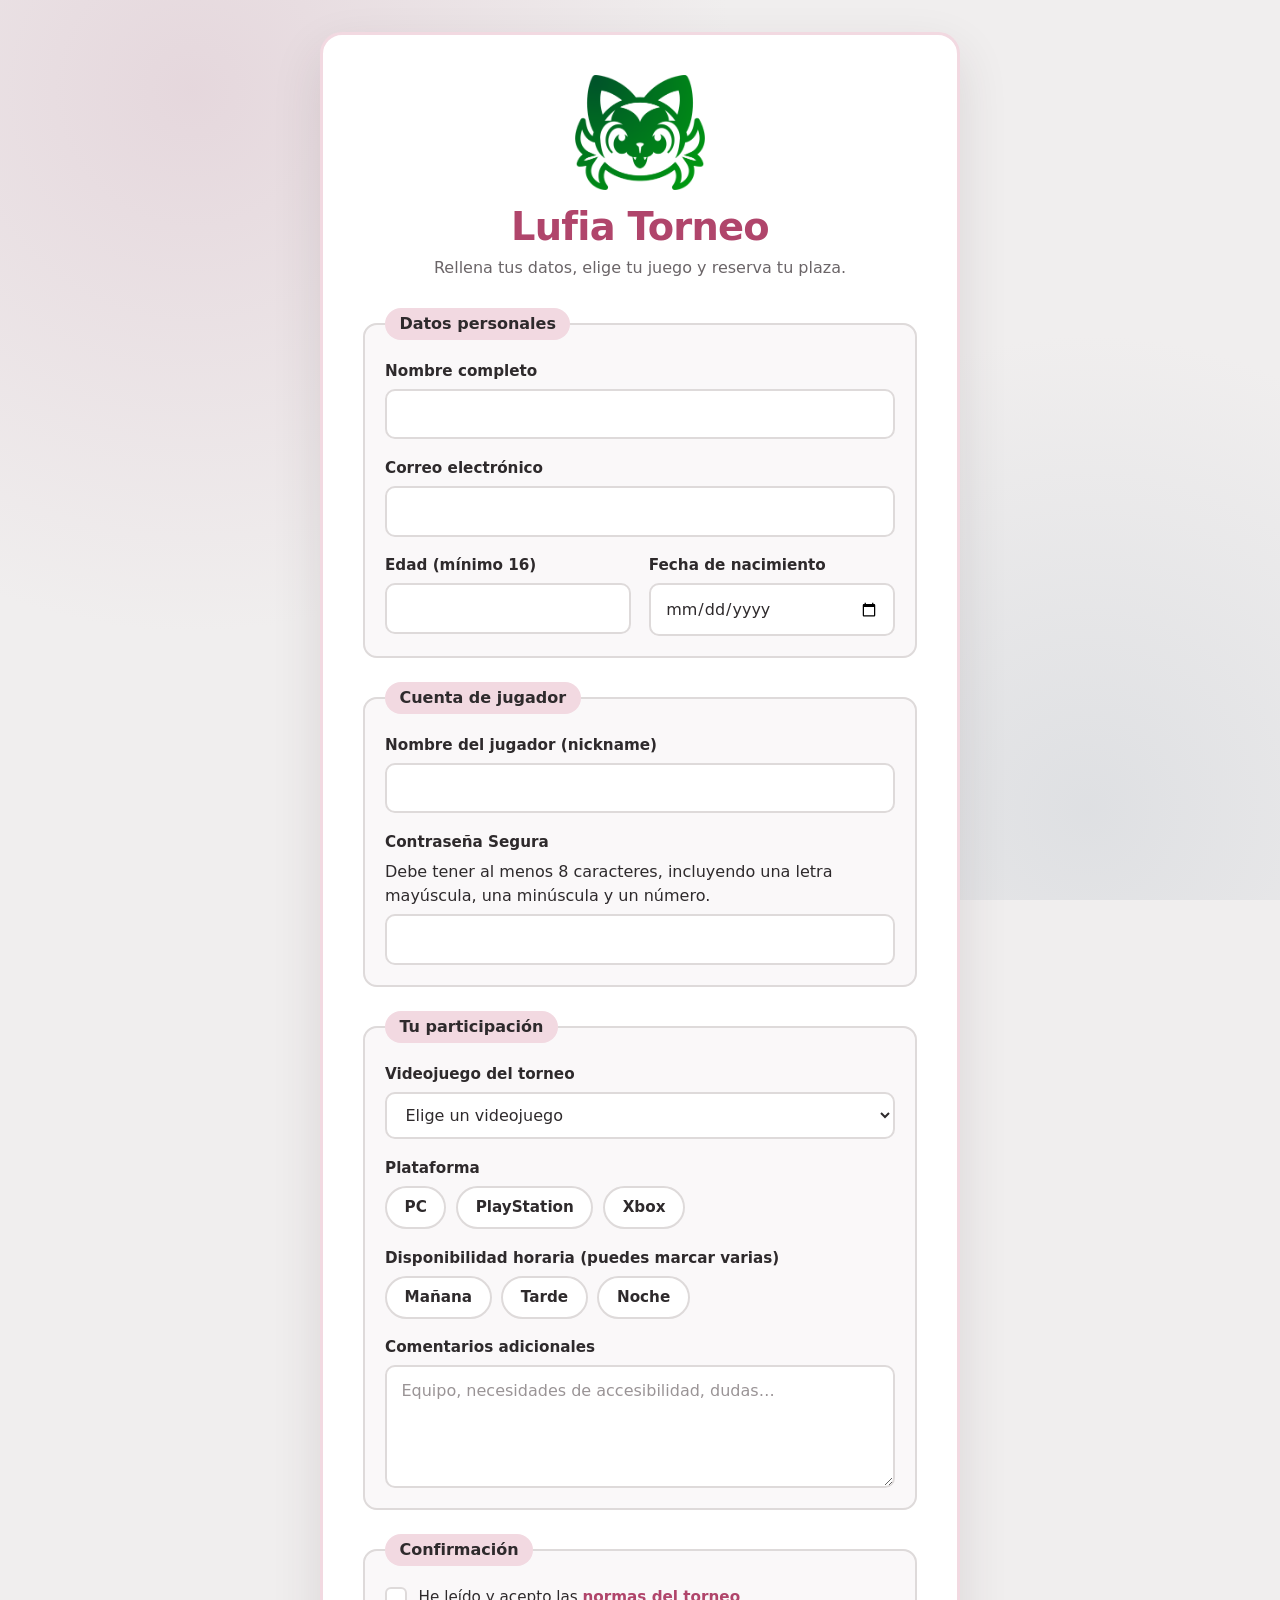
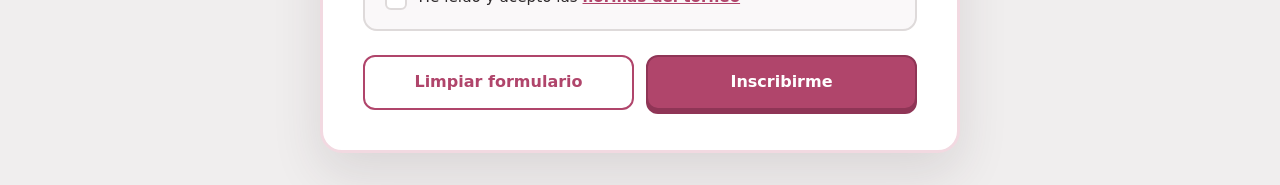
<file: index.html>
<!DOCTYPE html>
<html lang="es">

<head>
  <meta charset="UTF-8">
  <meta name="viewport" content="width=device-width, initial-scale=1">
  <title>Inscripción al Torneo, by:Lufia</title>
  <link rel="stylesheet" href="css/reset.css">
  <link rel="stylesheet" href="css/main.css">
</head>

<body>
  <main class="page">
    <form class="card" id="form-inscripcion" action="#" method="post">

      <header class="card__header">
        <img class="logo" src="/images/logo.png" alt="Logo del Torneo Relámpago" width="150" height="120">
        <h1>Lufia Torneo</h1>
        <p>Rellena tus datos, elige tu juego y reserva tu plaza.</p>
      </header>

      <fieldset>
        <legend>Datos personales</legend>

        <div class="field">
          <label for="nombre">Nombre completo</label>
          <input type="text" id="nombre" name="nombre" autocomplete="name" required>
        </div>

        <div class="field">
          <label for="correo">Correo electrónico</label>
          <input type="email" id="correo" name="correo" autocomplete="email" required>
        </div>

        <div class="row">
          <div class="field">
            <label for="edad">Edad (mínimo 16)</label>
            <input type="number" id="edad" name="edad" min="16"  step="1" required>
          </div>

          <div class="field">
            <label for="nacimiento">Fecha de nacimiento</label>
            <input type="date" id="nacimiento" name="nacimiento">
          </div>
        </div>
      </fieldset>

      <fieldset>
        <legend>Cuenta de jugador</legend>

        <div class="field">
          <label for="nickname">Nombre del jugador (nickname)</label>
          <input type="text" id="nickname" name="nickname" minlength="3"  autocomplete="username"
            required>
        </div>

        <div class="field">
          <label for="password">Contraseña Segura </label>
          <span class="field__info">Debe tener al menos 8 caracteres, incluyendo una letra mayúscula, una minúscula y un
            número.</span>
          <input type="password" id="password" name="password" minlength="8" autocomplete="new-password" required>
        </div>
      </fieldset>

      <fieldset>
        <legend>Tu participación</legend>

        <div class="field">
          <label for="juego">Videojuego del torneo</label>
          <select id="juego" name="juego" required>
            <option value="" selected disabled>Elige un videojuego</option>
            <option value="zomboid">Project Zomboid</option>
            <option value="elden-ring">Elden Ring</option>
            <option value="bg3">Baldur's Gate 3</option>
            <option value="witcher3">The Witcher 3: Wild Hunt</option>
            <option value="skyrim">The Elder Scrolls V: Skyrim</option>
            <option value="fallout4">Fallout 4</option>
            <option value="dark-souls-3">Dark Souls III</option>
          </select>
        </div>

        <div class="field">
          <span class="field__title" id="plataforma-titulo">Plataforma</span>
          <div class="chips" role="radiogroup" aria-labelledby="plataforma-titulo">
            <input type="radio" id="plataforma-pc" name="plataforma" value="pc" required>
            <label for="plataforma-pc">PC</label>

            <input type="radio" id="plataforma-ps" name="plataforma" value="playstation">
            <label for="plataforma-ps">PlayStation</label>

            <input type="radio" id="plataforma-xbox" name="plataforma" value="xbox">
            <label for="plataforma-xbox">Xbox</label>
          </div>
        </div>

        <div class="field">
          <span class="field__title" id="horario-titulo">Disponibilidad horaria (puedes marcar varias)</span>
          <div class="chips" role="group" aria-labelledby="horario-titulo">
            <input type="checkbox" id="horario-manana" name="horario" value="manana">
            <label for="horario-manana">Mañana</label>

            <input type="checkbox" id="horario-tarde" name="horario" value="tarde">
            <label for="horario-tarde">Tarde</label>

            <input type="checkbox" id="horario-noche" name="horario" value="noche">
            <label for="horario-noche">Noche</label>
          </div>
        </div>

        <div class="field">
          <label for="comentarios">Comentarios adicionales</label>
          <textarea id="comentarios" name="comentarios" rows="4" maxlength="500"
            placeholder="Equipo, necesidades de accesibilidad, dudas…"></textarea>
        </div>
      </fieldset>

      <fieldset>
        <legend>Confirmación</legend>

        <div class="check">
          <input type="checkbox" id="normas" name="normas" value="aceptadas" required>
          <label for="normas">He leído y acepto las <a href="/normas/normas.html" target="_blank" rel="noopener">normas
              del torneo</a></label>
        </div>
      </fieldset>

      <div class="actions">
        <button type="reset" class="btn btn--ghost">Limpiar formulario</button>
        <button type="submit" class="btn btn--primary">Inscribirme</button>
      </div>

    </form>
  </main>
</body>

</html>
</file>
<file: css/main.css>
/* ---------- Variables ---------- */
:root {
  --page-bg: #f0eeee;
  --card-bg: #ffffff;
  --ink: #2e2a2c;
  --ink-soft: #6b6568;
  --line: #dedada;
  --accent: #b0456b;
  --accent-dark: #8f3556;
  --highlight: #f2d9e1;
  --error: #c0392b;
  --radius: 14px;
}

/* ---------- Página ---------- */
body {
  min-height: 100vh;
  font-family: "Segoe UI", system-ui, -apple-system, Roboto, Arial, sans-serif;
  font-size: 1rem;
  line-height: 1.5;
  color: var(--ink);
  background-color: var(--page-bg);
  background-image:
    radial-gradient(circle at 15% 10%, rgba(222, 200, 209, 0.60), transparent 40%),
    radial-gradient(circle at 85% 90%, rgba(215, 218, 222, 0.70), transparent 35%);
  background-attachment: fixed;
}

/* Formulario centrado en pantalla */
.page {
  min-height: 100vh;
  display: flex;
  align-items: center;
  justify-content: center;
  padding: 2rem 1rem;
}

/* ---------- Tarjeta ---------- */
.card {
  width: 100%;
  max-width: 640px;
  background-color: var(--card-bg);
  border-radius: 22px;
  border: 3px solid var(--highlight);
  box-shadow: 0 20px 50px rgba(60, 40, 50, 0.12);
  padding: clamp(1.25rem, 4vw, 2.5rem);
}

.card__header {
  margin-bottom: 1.75rem;
  text-align: center;
}

.logo {
  display: block;
  width: clamp(88px, 22vw, 130px);
  height: auto;
  margin: 0 auto 1rem;
}

.card__header h1 {
  font-size: clamp(1.75rem, 5vw, 2.4rem);
  line-height: 1.1;
  letter-spacing: -0.02em;
  color: var(--accent);
}

.card__header p {
  margin-top: 0.5rem;
  color: var(--ink-soft);
}

/* ---------- Fieldset y legend ---------- */
fieldset {
  margin-bottom: 1.5rem;
  padding: 1.25rem;
  border: 2px solid var(--line);
  border-radius: var(--radius);
  background-color: #faf8f9;
}

legend {
  padding: 0.25rem 0.9rem;
  font-weight: 700;
  color: var(--ink);
  background-color: var(--highlight);
  border-radius: 999px;
}

/* ---------- Campos ---------- */
.field {
  display: flex;
  flex-direction: column;
  gap: 0.4rem;
  margin-bottom: 1.1rem;
}

.field:last-child {
  margin-bottom: 0;
}

.row {
  display: grid;
  grid-template-columns: 1fr;
  gap: 1.1rem;
}

.row .field {
  margin-bottom: 0;
}

.row + .field,
.field + .row {
  margin-top: 1.1rem;
}

label,
.field__title {
  font-weight: 600;
  font-size: 0.95rem;
}

input[type="text"],
input[type="email"],
input[type="number"],
input[type="password"],
input[type="date"],
select,
textarea {
  width: 100%;
  padding: 0.7rem 0.9rem;
  font: inherit;
  color: var(--ink);
  background-color: var(--card-bg);
  border: 2px solid var(--line);
  border-radius: 10px;
  transition: border-color 0.2s, box-shadow 0.2s, background-color 0.2s;
}

textarea {
  resize: vertical;
  min-height: 6rem;
}

::placeholder {
  color: #9a9496;
}

/* Efecto para destacar el campo seleccionado */
input:focus,
select:focus,
textarea:focus {
  outline: none;
  background-color: #fff;
  border-color: var(--accent);
  box-shadow: 0 0 0 4px rgba(176, 69, 107, 0.20);
}

/* Campo con valor no válido (tras interactuar con él) */
input:user-invalid,
select:user-invalid,
textarea:user-invalid {
  border-color: var(--error);
}

input:user-invalid:focus,
select:user-invalid:focus {
  box-shadow: 0 0 0 4px rgba(192, 57, 43, 0.20);
}

/* ---------- Radios y checkboxes como chips ---------- */
.chips {
  display: flex;
  flex-wrap: wrap;
  gap: 0.6rem;
}

.chips input,
.check input {
  position: absolute;
  opacity: 0;
  width: 1px;
  height: 1px;
}

.chips label {
  padding: 0.5rem 1.1rem;
  font-weight: 600;
  cursor: pointer;
  background-color: var(--card-bg);
  border: 2px solid var(--line);
  border-radius: 999px;
  transition: background-color 0.2s, border-color 0.2s, color 0.2s, transform 0.2s;
}

.chips label:hover {
  border-color: var(--accent);
  transform: translateY(-2px);
}

.chips input:checked + label {
  color: #fff;
  background-color: var(--accent);
  border-color: var(--accent);
}

.chips input:focus-visible + label,
.check input:focus-visible + label {
  outline: 3px solid var(--accent);
  outline-offset: 3px;
}

/* ---------- Aceptación de normas ---------- */
.check {
  position: relative;
  display: flex;
  align-items: flex-start;
}

.check label {
  position: relative;
  padding-left: 2.1rem;
  cursor: pointer;
  font-weight: 500;
}

.check label::before {
  content: "";
  position: absolute;
  left: 0;
  top: 0.1rem;
  width: 1.4rem;
  height: 1.4rem;
  background-color: var(--card-bg);
  border: 2px solid var(--line);
  border-radius: 6px;
  transition: background-color 0.2s, border-color 0.2s;
}

.check input:checked + label::before {
  background-color: var(--accent);
  border-color: var(--accent);
}

.check input:checked + label::after {
  content: "";
  position: absolute;
  left: 0.5rem;
  top: 0.3rem;
  width: 0.4rem;
  height: 0.8rem;
  border: solid #fff;
  border-width: 0 3px 3px 0;
  transform: rotate(45deg);
}

a {
  color: var(--accent);
  font-weight: 700;
}

a:hover {
  color: var(--accent-dark);
}

/* ---------- Botones ---------- */
.actions {
  display: flex;
  flex-direction: column-reverse;
  gap: 0.75rem;
}

.btn {
  display: inline-block;
  padding: 0.85rem 1.5rem;
  font: inherit;
  font-weight: 700;
  text-align: center;
  text-decoration: none;
  cursor: pointer;
  border: 2px solid transparent;
  border-radius: 12px;
  transition: transform 0.15s, box-shadow 0.15s, background-color 0.15s, color 0.15s;
}

.btn--primary {
  color: #fff;
  background-color: var(--accent);
  border-color: var(--accent-dark);
  box-shadow: 0 4px 0 var(--accent-dark);
}

.btn--primary:hover {
  color: #fff;
  background-color: #c05a7f;
  transform: translateY(-3px);
  box-shadow: 0 7px 0 var(--accent-dark);
}

.btn--primary:active {
  transform: translateY(2px);
  box-shadow: 0 1px 0 var(--accent-dark);
}

.btn--ghost {
  color: var(--accent);
  background-color: transparent;
  border-color: var(--accent);
}

.btn--ghost:hover {
  color: #fff;
  background-color: var(--accent);
  transform: translateY(-3px);
}

.btn:focus-visible {
  outline: 3px solid var(--accent);
  outline-offset: 3px;
}

/* ---------- Página de normas ---------- */
.card--text section {
  margin-bottom: 1.4rem;
}

.card--text h2 {
  margin-bottom: 0.3rem;
  font-size: 1.15rem;
  color: var(--accent);
}

.back {
  margin-top: 2rem;
}

/* ---------- Adaptable a pantallas más anchas ---------- */
@media (min-width: 560px) {
  .row {
    grid-template-columns: 1fr 1fr;
  }

  .actions {
    flex-direction: row;
    justify-content: space-between;
  }

  .actions .btn {
    flex: 1;
  }
}

@media (prefers-reduced-motion: reduce) {
  * {
    transition: none !important;
  }
}
</file>
